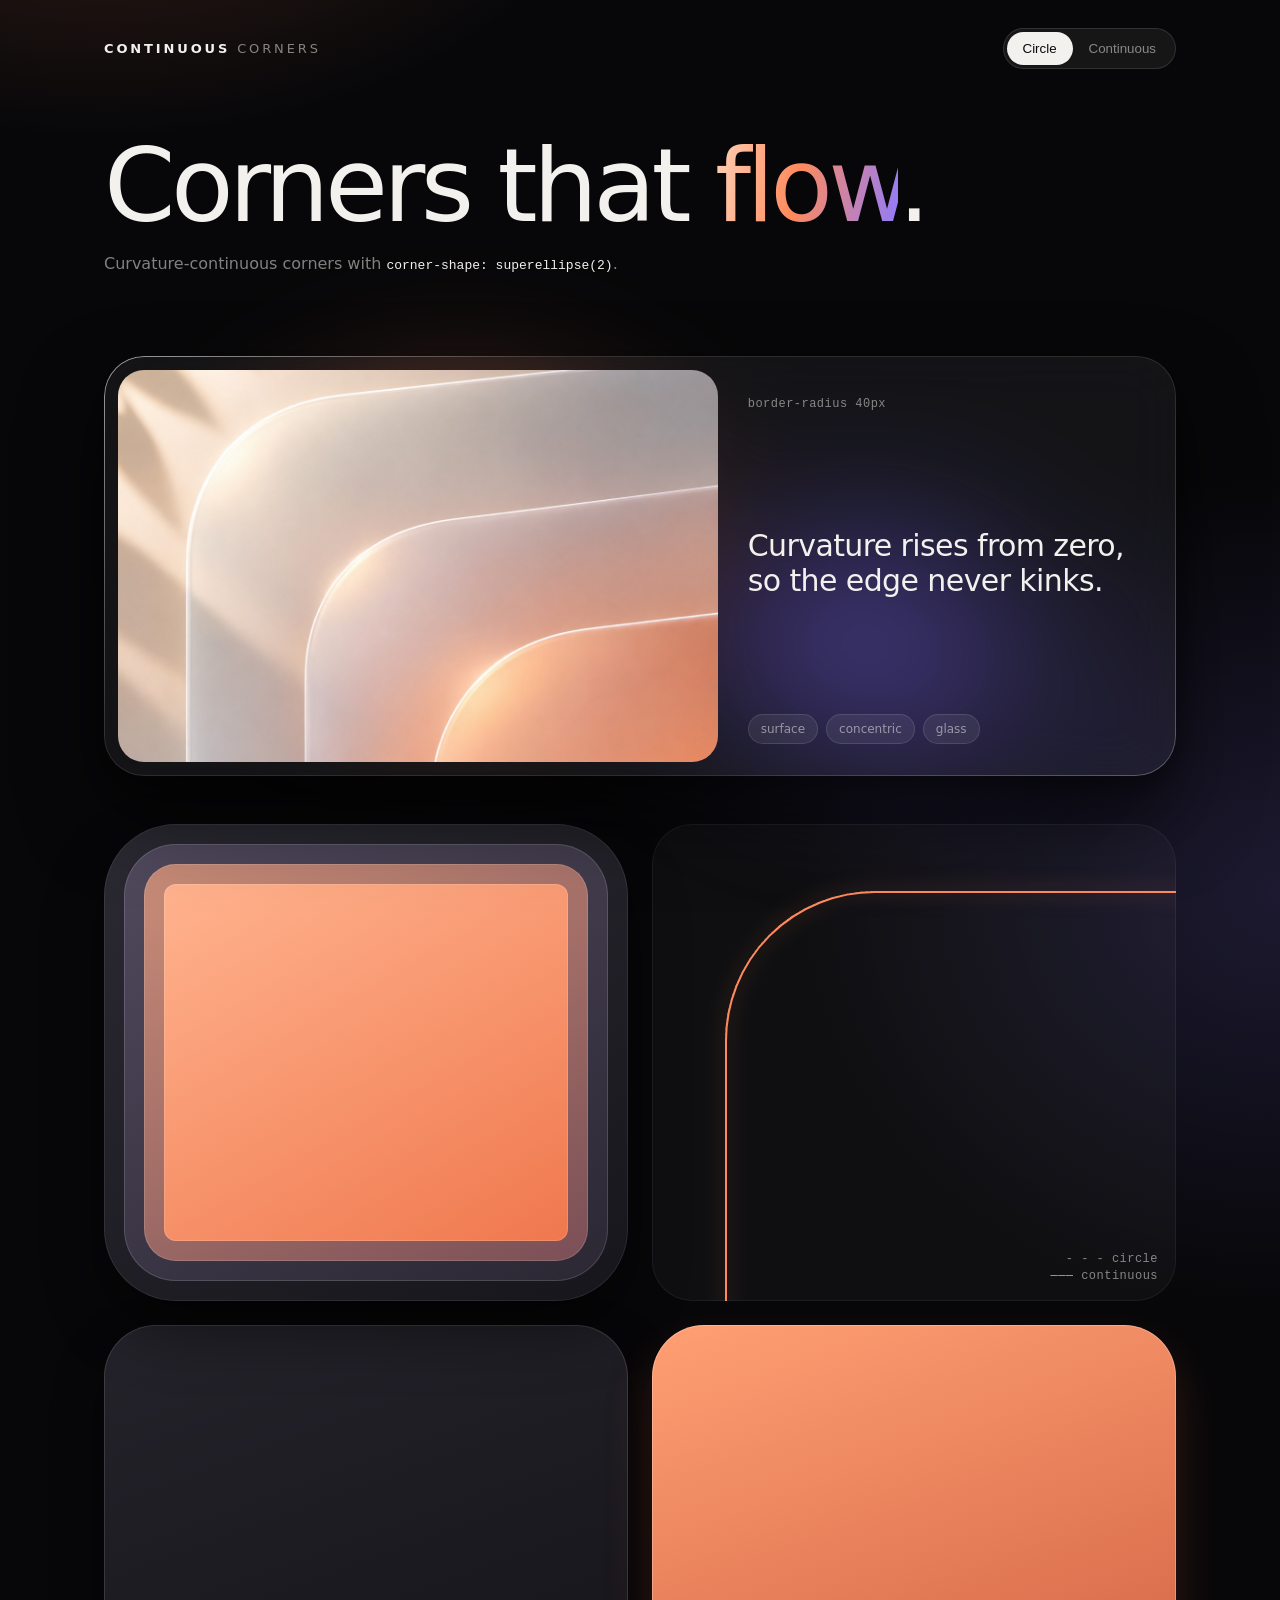
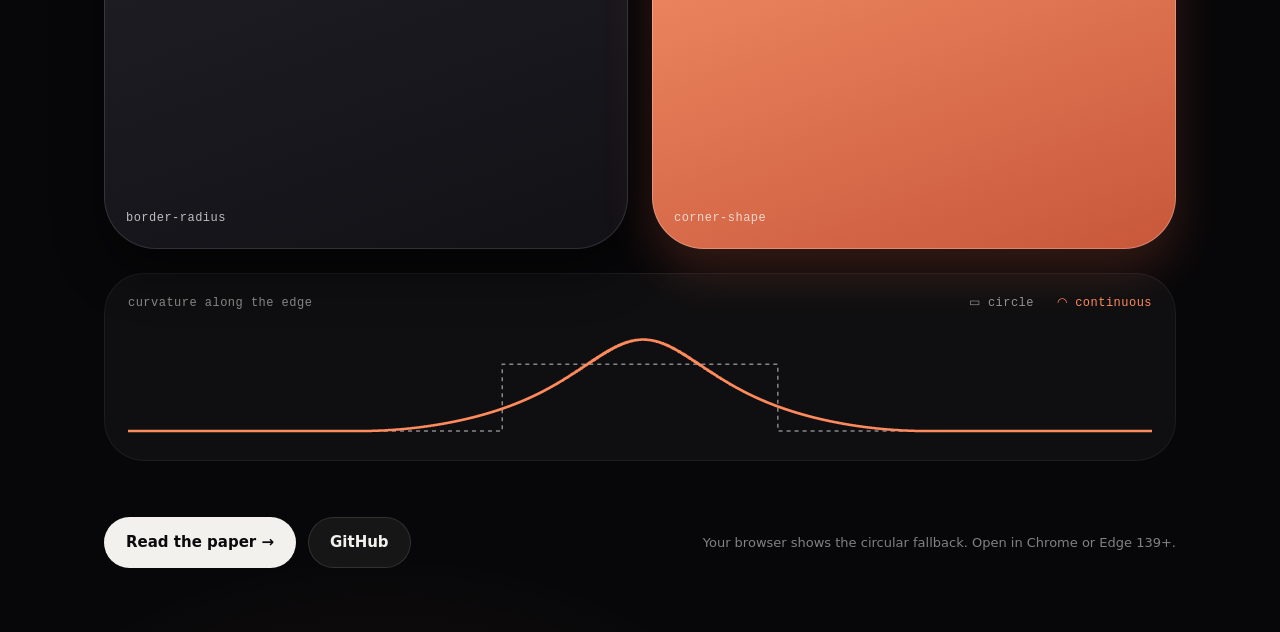
<file: index.html>
<!doctype html>
<html lang="en">
<head>
<meta charset="utf-8">
<title>CSS Continuous Corners</title>
<!-- GitHub Pages entry point: the live demo lives in demo/. -->
<meta http-equiv="refresh" content="0; url=demo/">
<link rel="canonical" href="https://seraphicqaq.github.io/css-continuous-corners/demo/">
</head>
<body>
<p><a href="demo/">Open the Continuous Corners demo</a></p>
</body>
</html>
</file>
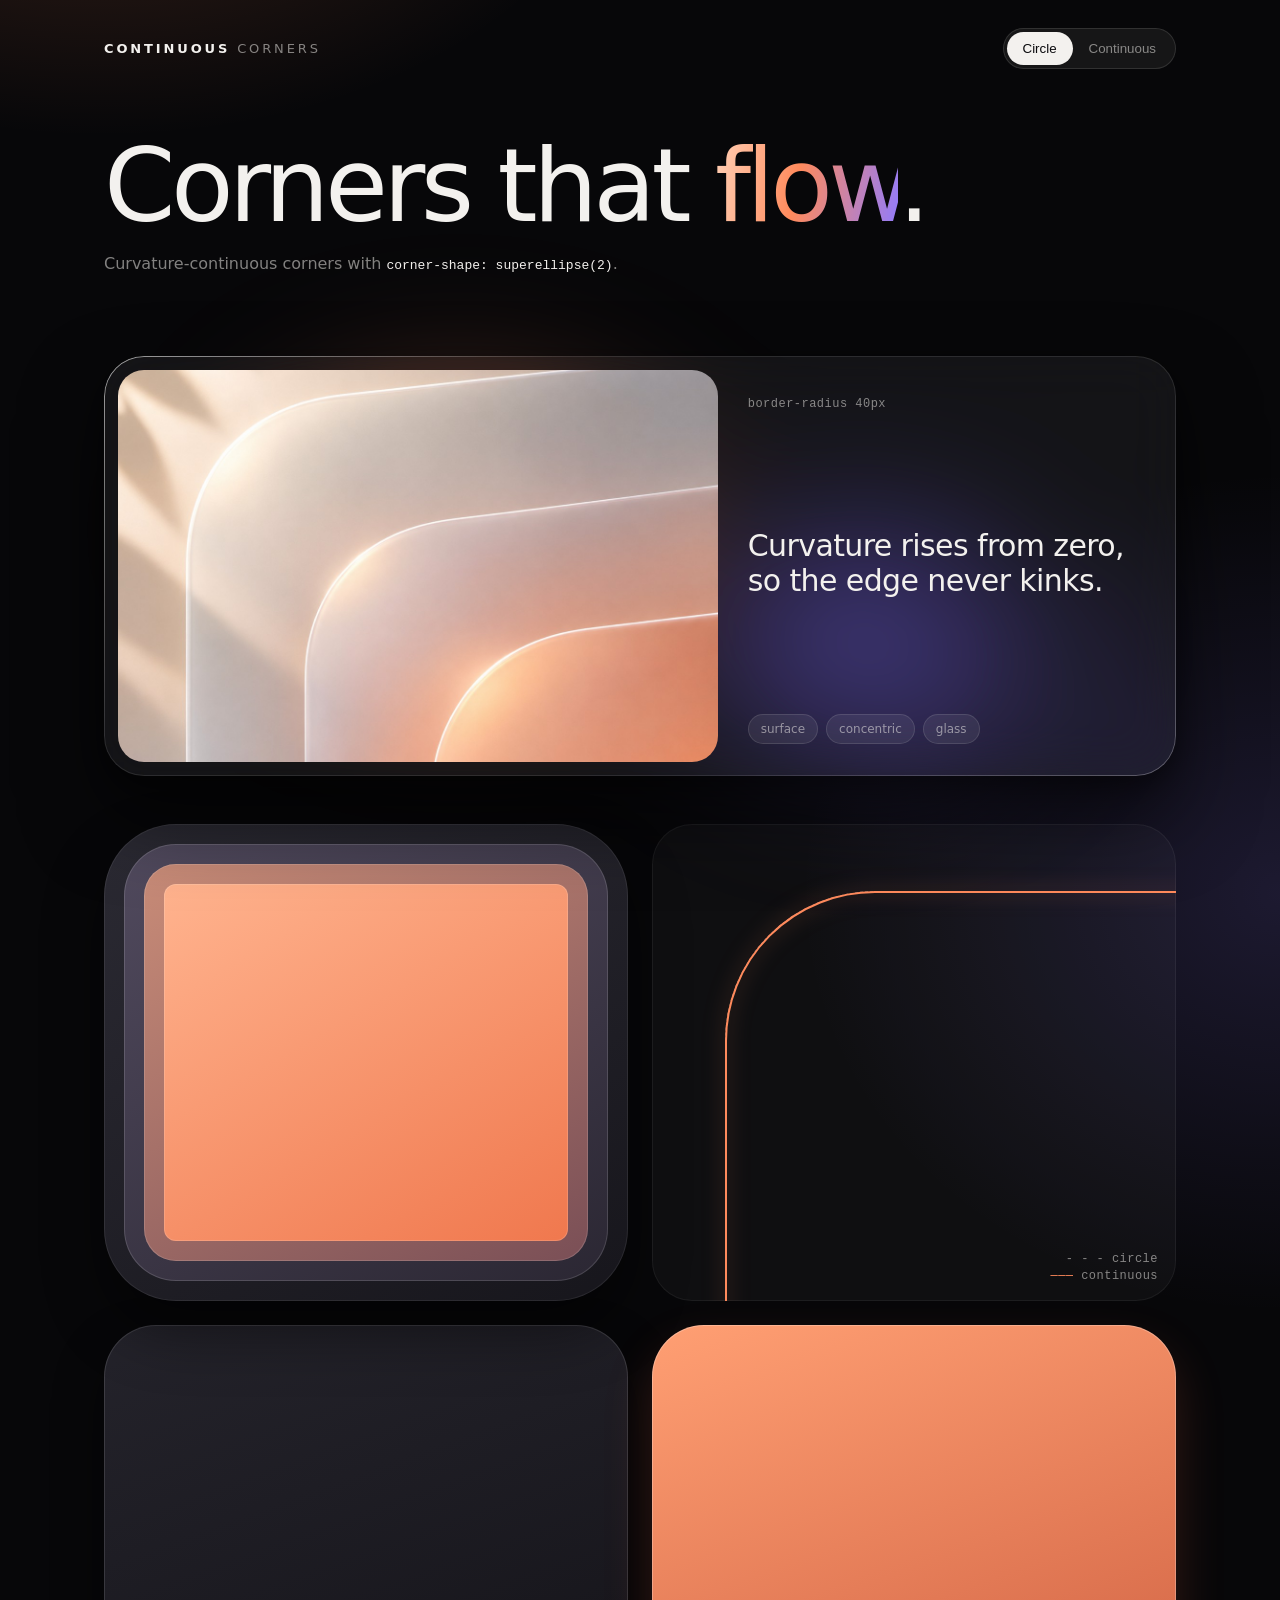
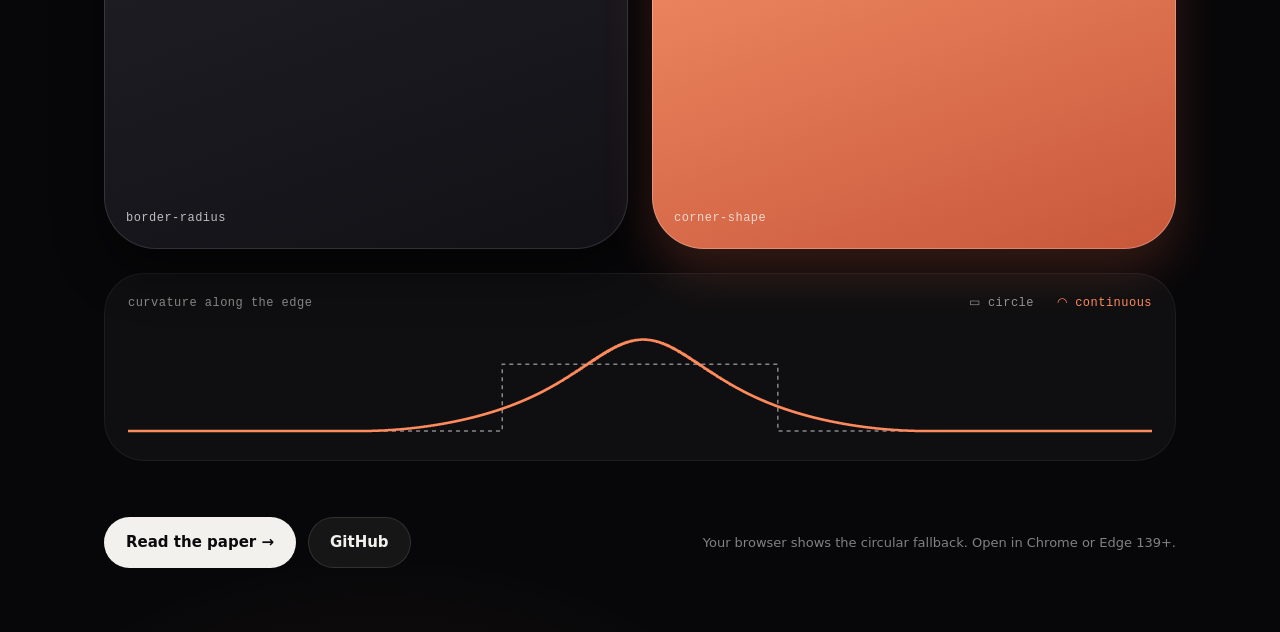
<file: demo/index.html>
<!doctype html>
<html lang="en" data-theme="dark">
<head>
<meta charset="utf-8">
<meta name="viewport" content="width=device-width, initial-scale=1">
<title>Continuous Corners</title>
<meta name="description" content="Curvature-continuous corners with CSS corner-shape. A showcase.">
<!-- Link previews when the live demo (GitHub Pages) is shared. -->
<meta property="og:title" content="Continuous Corners">
<meta property="og:description" content="Curvature-continuous rounded corners with CSS corner-shape: radius × 1.84, a concentric factor, and the pitfalls of a site-wide rollout.">
<meta property="og:image" content="https://seraphicqaq.github.io/css-continuous-corners/docs/images/social-preview.png">
<meta property="og:url" content="https://seraphicqaq.github.io/css-continuous-corners/demo/">
<meta name="twitter:card" content="summary_large_image">
<!-- Every shape on this page is drawn by the library itself. -->
<link rel="stylesheet" href="../css/continuous-corners.css">
<style>
  :root {
    color-scheme: dark;
    --ink: #f3f1ee;
    --dim: rgba(243, 241, 238, 0.52);
    --faint: rgba(243, 241, 238, 0.12);
    --ember: #ff8a5c;
    --violet: #8f7bff;
  }

  * { box-sizing: border-box; }
  html { background: #070709; }
  body {
    margin: 0;
    min-height: 100vh;
    color: var(--ink);
    font: 15px/1.5 "SF Pro Display", "Inter", system-ui, -apple-system, "Segoe UI", sans-serif;
    background:
      radial-gradient(900px 600px at 8% -10%, rgba(255, 138, 92, 0.22), transparent 60%),
      radial-gradient(800px 700px at 100% 40%, rgba(143, 123, 255, 0.16), transparent 60%),
      radial-gradient(700px 500px at 30% 110%, rgba(255, 138, 92, 0.10), transparent 60%),
      #070709;
    -webkit-font-smoothing: antialiased;
  }
  a { color: inherit; }

  .page { max-width: 1120px; margin: 0 auto; padding: 0 24px; }

  /* Header */
  .top { display: flex; align-items: center; justify-content: space-between; gap: 16px; padding: 28px 0; }
  .mark { font-size: 13px; letter-spacing: 0.22em; text-transform: uppercase; color: var(--dim); }
  .mark b { color: var(--ink); font-weight: 600; }
  .toggle { position: relative; display: inline-flex; padding: 4px; border-radius: 999px; background: rgba(255, 255, 255, 0.06); box-shadow: inset 0 0 0 1px var(--faint); }
  .toggle button { position: relative; z-index: 1; border: 0; background: none; color: var(--dim); font: 500 13px/1 inherit; padding: 9px 16px; border-radius: 999px; cursor: pointer; transition: color 0.4s; }
  .toggle button[aria-pressed="true"] { color: #0b0b0e; }
  .toggle .thumb { position: absolute; top: 4px; bottom: 4px; border-radius: 999px; background: var(--ink); transition: left 0.5s cubic-bezier(0.33, 1, 0.68, 1), width 0.5s cubic-bezier(0.33, 1, 0.68, 1); }

  /* Hero */
  .hero { padding: 40px 0 24px; }
  .hero h1 { margin: 0; font-weight: 300; font-size: clamp(44px, 8vw, 104px); line-height: 0.95; letter-spacing: -0.045em; }
  .hero h1 em { font-style: normal; background: linear-gradient(100deg, #ffd2b8, var(--ember) 45%, var(--violet)); -webkit-background-clip: text; background-clip: text; color: transparent; }
  .hero p { margin: 18px 0 0; color: var(--dim); font-size: 16px; }
  .hero code { font: 13px ui-monospace, "SF Mono", Menlo, monospace; color: var(--ink); }

  /* Shapes: the whole stage switches between the library's "round" and "strong" presets. */
  .stage { --radius-large: 40px; --radius-medium: 30px; }
  .stage * { transition: border-radius 0.6s cubic-bezier(0.33, 1, 0.68, 1), corner-shape 0.6s cubic-bezier(0.33, 1, 0.68, 1); }

  .glass {
    position: relative;
    background: rgba(255, 255, 255, 0.055);
    backdrop-filter: blur(26px) saturate(160%);
    -webkit-backdrop-filter: blur(26px) saturate(160%);
    box-shadow: 0 40px 80px rgba(0, 0, 0, 0.55), 0 8px 24px rgba(0, 0, 0, 0.35), inset 0 0 0 1px rgba(255, 255, 255, 0.1);
  }
  /* The highlight ring inherits the shape as well as the radius. */
  .glass::before {
    content: "";
    position: absolute;
    inset: 0;
    padding: 1px;
    border-radius: inherit;
    corner-shape: inherit;
    pointer-events: none;
    background: linear-gradient(140deg, rgba(255, 255, 255, 0.55), transparent 30%, transparent 70%, rgba(255, 255, 255, 0.2));
    mask: linear-gradient(#000 0 0) content-box, linear-gradient(#000 0 0);
    mask-composite: exclude;
  }

  .showcase { position: relative; padding: 56px 0 24px; }
  .glow { position: absolute; inset: 10% 8% 0; z-index: 0; filter: blur(70px); background: radial-gradient(closest-side at 30% 40%, rgba(255, 138, 92, 0.55), transparent), radial-gradient(closest-side at 75% 65%, rgba(143, 123, 255, 0.5), transparent); }
  .card { --inset: 14px; position: relative; z-index: 1; display: grid; grid-template-columns: 1.35fr 1fr; padding: var(--inset); min-height: 420px; }
  .card .cover { background: #2a1d18 url("../docs/images/cover.jpg") center / cover; overflow: hidden; }
  .card .meta { display: flex; flex-direction: column; justify-content: space-between; padding: 26px 26px 18px 30px; }
  .label { font: 12px/1.4 ui-monospace, "SF Mono", Menlo, monospace; letter-spacing: 0.04em; color: var(--dim); }
  .card h2 { margin: 0; font-weight: 400; font-size: 30px; line-height: 1.15; letter-spacing: -0.02em; }
  .chips { display: flex; flex-wrap: wrap; gap: 8px; }
  .chip { padding: 6px 13px; border-radius: 999px; background: rgba(255, 255, 255, 0.07); box-shadow: inset 0 0 0 1px var(--faint); font-size: 12px; color: var(--dim); }

  /* Concentric layers */
  .row { display: grid; grid-template-columns: minmax(0, 1fr) minmax(0, 1fr); gap: 24px; padding: 24px 0; }
  /* data-corners="" makes this a scope, so its own --radius-large feeds --radius-surface. */
  .layers { --radius-large: 72px; --gap: 20px; position: relative; aspect-ratio: 1.1; padding: var(--gap); background: linear-gradient(150deg, #2b2a33, #17161c); box-shadow: inset 0 0 0 1px rgba(255, 255, 255, 0.08), 0 30px 60px rgba(0, 0, 0, 0.45); }
  .layers .layer { height: 100%; padding: var(--gap); corner-shape: var(--corner-shape); border-radius: max(calc(var(--radius-surface) - var(--gap) * var(--n) * var(--concentric-factor)), 8px); box-shadow: inset 0 0 0 1px rgba(255, 255, 255, 0.14); }
  .layers .l1 { --n: 1; background: linear-gradient(150deg, #514a5e, #2b2733); }
  .layers .l2 { --n: 2; background: linear-gradient(150deg, #c98c78, #7a4f56); }
  .layers .l3 { --n: 3; background: linear-gradient(150deg, #ffb38e, #f0784e); }

  /* Side by side */
  .duo { display: grid; grid-template-columns: minmax(0, 1fr) minmax(0, 1fr); gap: 24px; }
  .tile { --radius-large: 52px; aspect-ratio: 1; display: flex; align-items: flex-end; padding: 22px; background: linear-gradient(160deg, #24232b, #121116); box-shadow: inset 0 0 0 1px rgba(255, 255, 255, 0.12), 0 24px 50px rgba(0, 0, 0, 0.45); }
  .tile.warm { background: linear-gradient(160deg, #ff9f73, #c8573a); box-shadow: inset 0 0 0 1px rgba(255, 255, 255, 0.25), 0 24px 50px rgba(255, 110, 70, 0.18); }
  .tile .label { color: rgba(255, 255, 255, 0.72); }

  .overlay { position: relative; aspect-ratio: 1.1; background: rgba(255, 255, 255, 0.03); box-shadow: inset 0 0 0 1px rgba(255, 255, 255, 0.06); overflow: hidden; }
  .overlay .o { --radius-large: 150px; position: absolute; left: 14%; top: 14%; width: 150%; height: 150%; background: none; border-radius: var(--radius-surface); corner-shape: var(--corner-shape); }
  .overlay .o.arc { border: 1.5px dashed rgba(255, 255, 255, 0.45); }
  .overlay .o.cont { border: 2px solid var(--ember); filter: drop-shadow(0 0 10px rgba(255, 138, 92, 0.6)); }
  .overlay .legend { position: absolute; right: 18px; bottom: 16px; text-align: right; }

  .curve { margin-top: 24px; padding: 22px 24px; background: rgba(255, 255, 255, 0.03); box-shadow: inset 0 0 0 1px rgba(255, 255, 255, 0.06); }
  .curve svg { display: block; width: 100%; height: 120px; }
  .curve .head { display: flex; flex-wrap: wrap; justify-content: space-between; gap: 4px 16px; margin-bottom: 8px; }
  .curve .head .label { white-space: nowrap; }

  footer { display: flex; flex-wrap: wrap; gap: 12px; align-items: center; justify-content: space-between; padding: 56px 0 64px; }
  .cta { display: inline-flex; align-items: center; gap: 10px; padding: 14px 22px; border-radius: 999px; background: var(--ink); color: #0b0b0e; text-decoration: none; font-weight: 600; }
  .cta.ghost { background: rgba(255, 255, 255, 0.06); color: var(--ink); box-shadow: inset 0 0 0 1px var(--faint); }
  .note { color: var(--dim); font-size: 13px; }

  @media (max-width: 760px) {
    .top { flex-direction: column; align-items: flex-start; }
    .card { grid-template-columns: 1fr; }
    .card .cover { min-height: 220px; }
    .card .meta { padding: 22px 12px 10px; gap: 18px; }
    .row, .duo { grid-template-columns: 1fr; }
  }
  @media (prefers-reduced-motion: reduce) {
    .stage *, .toggle .thumb, .toggle button { transition: none; }
  }
</style>
</head>
<body>
<div class="page">
  <header class="top">
    <div class="mark"><b>Continuous</b> Corners</div>
    <div class="toggle" role="group" aria-label="Corner shape">
      <span class="thumb" aria-hidden="true"></span>
      <button type="button" data-set="round" aria-pressed="false">Circle</button>
      <button type="button" data-set="strong" aria-pressed="true">Continuous</button>
    </div>
  </header>

  <section class="hero">
    <h1>Corners that <em>flow</em>.</h1>
    <p>Curvature-continuous corners with <code>corner-shape: superellipse(2)</code>.</p>
  </section>

  <main class="stage" id="stage" data-corners="strong">
    <section class="showcase">
      <div class="glow" aria-hidden="true"></div>
      <article class="card glass rounded-surface">
        <div class="cover rounded-concentric" role="img" aria-label="Frosted glass layers with continuous corners"></div>
        <div class="meta">
          <span class="label" id="readout"></span>
          <h2>Curvature rises from zero, so the edge never kinks.</h2>
          <div class="chips"><span class="chip">surface</span><span class="chip">concentric</span><span class="chip">glass</span></div>
        </div>
      </article>
    </section>

    <section class="row">
      <div class="layers rounded-surface" data-corners="">
        <div class="layer l1"><div class="layer l2"><div class="layer l3"></div></div></div>
      </div>
      <div class="overlay rounded-surface">
        <div class="o arc" data-corners="round"></div>
        <div class="o cont" data-corners="strong"></div>
        <div class="legend label">- - - circle<br><span style="color: var(--ember)">———</span> continuous</div>
      </div>
    </section>

    <section class="duo">
      <div class="tile rounded-surface" data-corners="round"><span class="label">border-radius</span></div>
      <div class="tile warm rounded-surface" data-corners="strong"><span class="label">corner-shape</span></div>
    </section>

    <section class="curve rounded-surface">
      <div class="head"><span class="label">curvature along the edge</span><span class="label"><span style="color: rgba(255,255,255,.55)">▭ circle</span> &nbsp; <span style="color: var(--ember)">◠ continuous</span></span></div>
      <svg id="kappa" viewBox="0 0 1000 120" preserveAspectRatio="none" aria-hidden="true"></svg>
    </section>
  </main>

  <footer>
    <div style="display:flex;gap:12px;flex-wrap:wrap">
      <a class="cta" href="https://blog.seraphic.top/posts/continuous-corners/">Read the paper →</a>
      <a class="cta ghost" href="https://github.com/SeraphicQAQ/css-continuous-corners">GitHub</a>
    </div>
    <span class="note" id="support"></span>
  </footer>
</div>

<script>
  const stage = document.getElementById("stage");
  const buttons = [...document.querySelectorAll(".toggle button")];
  const thumb = document.querySelector(".toggle .thumb");
  const supported = CSS.supports("corner-shape", "superellipse(2)");

  document.getElementById("support").textContent = supported
    ? "Drawn live with corner-shape."
    : "Your browser shows the circular fallback. Open in Chrome or Edge 139+.";

  function select(preset) {
    stage.dataset.corners = preset;
    for (const button of buttons) button.setAttribute("aria-pressed", String(button.dataset.set === preset));
    const active = buttons.find((button) => button.dataset.set === preset);
    thumb.style.left = `${active.offsetLeft}px`;
    thumb.style.width = `${active.offsetWidth}px`;
    const surface = getComputedStyle(stage.querySelector(".card")).borderTopLeftRadius;
    document.getElementById("readout").textContent = preset === "round" || !supported
      ? `border-radius ${parseFloat(surface).toFixed(0)}px`
      : `superellipse(2) · ${parseFloat(surface).toFixed(0)}px`;
  }
  for (const button of buttons) button.addEventListener("click", () => select(button.dataset.set));

  // Curvature along the edge: a box for the circle, a bell for superellipse(2) × 1.84.
  (function drawCurvature() {
    const svg = document.getElementById("kappa");
    const NS = "http://www.w3.org/2000/svg";
    const profile = (k, scale) => {
      const R = 24 * scale, n = 2 ** k, points = [];
      for (let i = 0; i <= 4000; i++) {
        const t = (i / 4000) * Math.PI / 2;
        points.push([R - R * Math.cos(t) ** (2 / n), R - R * Math.sin(t) ** (2 / n)]);
      }
      const out = []; let s = 0;
      for (let i = 1; i < points.length - 1; i++) {
        const [x0, y0] = points[i - 1], [x1, y1] = points[i], [x2, y2] = points[i + 1];
        const a = Math.hypot(x1 - x0, y1 - y0), b = Math.hypot(x2 - x1, y2 - y1), c = Math.hypot(x2 - x0, y2 - y0);
        s += a;
        out.push([s, a * b * c > 1e-12 ? (2 * Math.abs((x1 - x0) * (y2 - y0) - (y1 - y0) * (x2 - x0))) / (a * b * c) * 24 : 0]);
      }
      const mid = s / 2;
      return out.map(([p, q]) => [p - mid, q]);
    };
    const span = 70, xs = (p) => 500 + (p / span) * 500, ys = (q) => 112 - (q / 1.5) * 100;
    // Straight edges on both sides have zero curvature: run along 0, then step onto the arc.
    const path = (points) => {
      const inside = points.filter(([p]) => Math.abs(p) < span);
      const first = xs(inside[0][0]).toFixed(1), last = xs(inside.at(-1)[0]).toFixed(1);
      return `M0,112 L${first},112 ` + inside.map(([p, q]) => `L${xs(p).toFixed(1)},${ys(q).toFixed(1)}`).join(" ") + ` L${last},112 L1000,112`;
    };
    const add = (d, stroke, width, dash) => { const e = document.createElementNS(NS, "path"); e.setAttribute("d", d); e.setAttribute("fill", "none"); e.setAttribute("stroke", stroke); e.setAttribute("stroke-width", width); e.setAttribute("vector-effect", "non-scaling-stroke"); if (dash) e.setAttribute("stroke-dasharray", dash); svg.appendChild(e); };
    add(path(profile(1, 1)), "rgba(255,255,255,.5)", 1.5, "4 4");
    add(path(profile(2, 1.84)), "#ff8a5c", 2.5);
  })();

  if (!supported) for (const button of buttons) button.disabled = button.dataset.set !== "round";
  requestAnimationFrame(() => select(supported ? "strong" : "round"));
</script>
</body>
</html>
</file>
<file: css/continuous-corners.css>
/*!
 * css-continuous-corners
 * Curvature-continuous rounded corners with CSS corner-shape.
 * https://github.com/SeraphicQAQ/css-continuous-corners  (MIT License)
 * Write-up: https://blog.seraphic.top/posts/continuous-corners/
 *
 * border-radius joins a straight edge to a circular arc, so curvature jumps from 0 to 1/r at
 * the tangent point. corner-shape: superellipse(k) with k > 1 lets curvature rise from 0
 * instead. Three tokens control the result:
 *
 *   --corner-k            the k of superellipse(k); 1 is the circle
 *   --corner-scale        radius multiplier that keeps each corner's depth on the 45° diagonal
 *   --concentric-factor   how much an inset element's radius shrinks per unit of gap
 *
 * They default to the circle (1, 1, 1) and only change where corner-shape is supported, so
 * browsers without it render the plain border-radius design at its original radii.
 *
 * Rule of thumb: never set corner-shape on its own. Use the classes below, which always change
 * the radius and the shape together.
 */

/* ---------- Tokens ---------- */

:root {
  /* The design's radii as they were with circular corners. */
  --radius-large: 1.75rem;
  --radius-medium: 1.4rem;
  --radius-block-base: 0.75rem;
  /* Inset elements never go below this radius. */
  --radius-concentric-min: 0.5rem;

  --corner-k: 1;
  --corner-scale: 1;
  --concentric-factor: 1;
}

@supports (corner-shape: superellipse(2)) {
  :root {
    /* superellipse(2), radius × 1.84: about Figma's 100 % corner smoothing. */
    --corner-k: 2;
    --corner-scale: 1.84;
    --concentric-factor: 1.75;
  }

  /* Presets for a part of the page: <section data-corners="ios"> … */
  [data-corners="ios"] {
    /* superellipse(1.3), radius × 1.19: about Figma's 60 % ("iOS") smoothing. Very subtle. */
    --corner-k: 1.3;
    --corner-scale: 1.19;
    --concentric-factor: 1.17;
  }

  [data-corners="soft"] {
    --corner-k: 1.6;
    --corner-scale: 1.43;
    --concentric-factor: 1.39;
  }

  [data-corners="strong"] {
    --corner-k: 2;
    --corner-scale: 1.84;
    --concentric-factor: 1.75;
  }
}

[data-corners="round"] {
  --corner-k: 1;
  --corner-scale: 1;
  --concentric-factor: 1;
}

/*
 * Derived tokens, recomputed on :root and on every [data-corners] scope, so a scope that
 * overrides the three tokens above gets its own shape and radii.
 */
:where(:root, [data-corners]) {
  --corner-shape: superellipse(var(--corner-k));
  --radius-surface: calc(var(--radius-large) * var(--corner-scale));
  --radius-surface-medium: calc(var(--radius-medium) * var(--corner-scale));
  --radius-block: calc(var(--radius-block-base) * var(--corner-scale));
}

/* ---------- Utilities ---------- */

/* Large surfaces: cards, panels, dialogs, page containers, article images. */
.rounded-surface {
  border-radius: var(--radius-surface);
  corner-shape: var(--corner-shape);
}

/* Medium blocks: photos and tiles inside a card. */
.rounded-surface-medium {
  border-radius: var(--radius-surface-medium);
  corner-shape: var(--corner-shape);
}

/* Code blocks and other small blocks of content. */
.rounded-block {
  border-radius: var(--radius-block);
  corner-shape: var(--corner-shape);
}

/*
 * Concentric: an element inset by --inset from the corner of a .rounded-surface.
 * Inner radius = outer radius − gap × factor. The inward offset of a superellipse is not a
 * superellipse, so the plain "− gap" leaves the corner gap up to ~2 px too thick; the factor
 * keeps it within 0.25 px of the edge gap.
 */
.rounded-concentric {
  border-radius: max(
    calc(var(--radius-surface) - var(--inset, 0.75rem) * var(--concentric-factor)),
    var(--radius-concentric-min)
  );
  corner-shape: var(--corner-shape);
}

/* Overlays, hover layers and highlight rings that follow their parent's corner. */
.rounded-inherit {
  border-radius: inherit;
  corner-shape: inherit;
}
</file>
